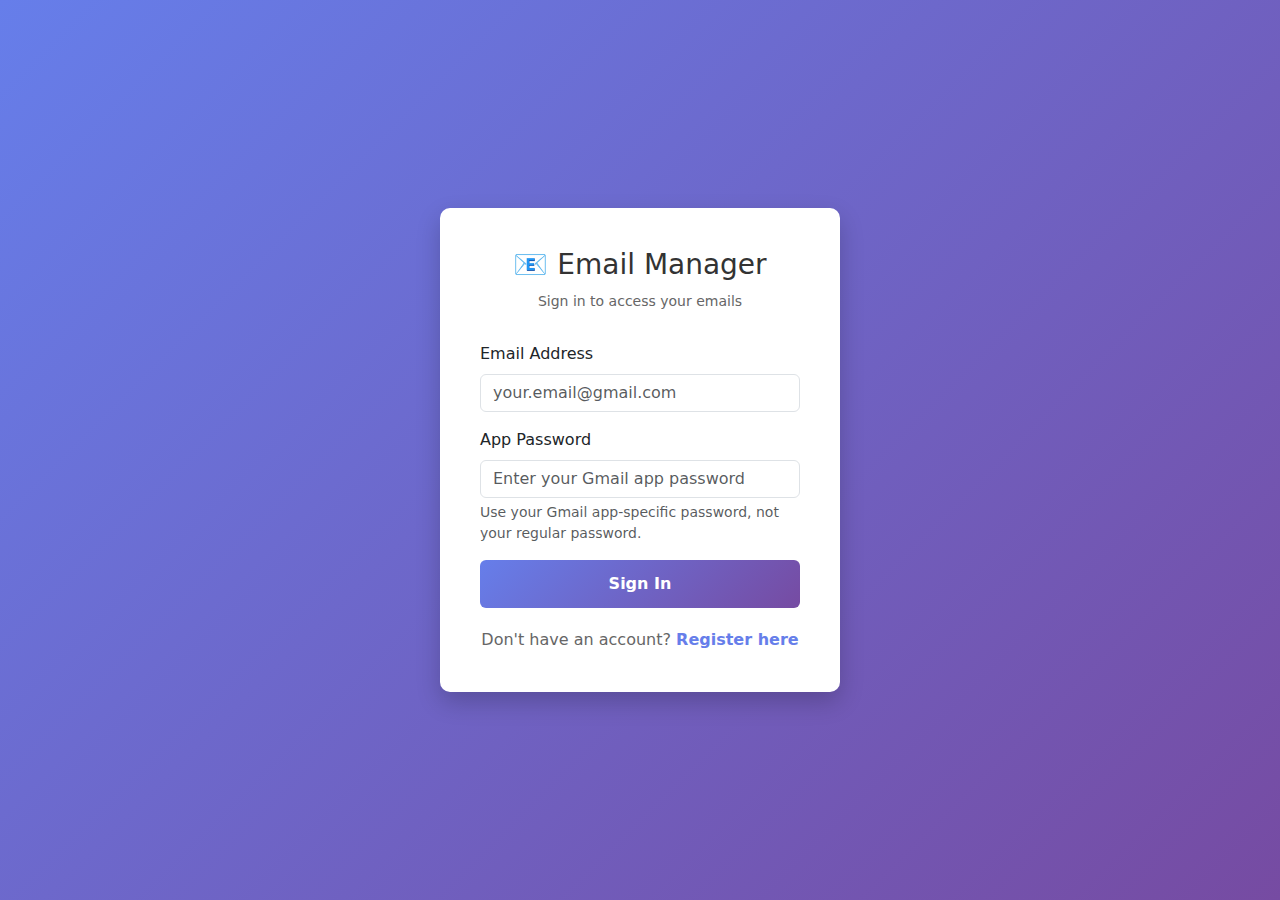
<file: Smartemailorganizer/frontend/login.html>
<!DOCTYPE html>
<html lang="en">
<head>
    <meta charset="UTF-8">
    <meta name="viewport" content="width=device-width, initial-scale=1.0">
    <title>Login - Email Manager</title>
    <link href="https://cdn.jsdelivr.net/npm/bootstrap@5.3.0/dist/css/bootstrap.min.css" rel="stylesheet">
    <style>
        body {
            background: linear-gradient(135deg, #667eea 0%, #764ba2 100%);
            min-height: 100vh;
            display: flex;
            align-items: center;
            justify-content: center;
        }
        .login-container {
            background: white;
            border-radius: 10px;
            box-shadow: 0 10px 25px rgba(0, 0, 0, 0.2);
            padding: 40px;
            max-width: 400px;
            width: 100%;
        }
        .login-header {
            text-align: center;
            margin-bottom: 30px;
        }
        .login-header h1 {
            color: #333;
            font-size: 28px;
            margin-bottom: 10px;
        }
        .login-header p {
            color: #666;
            font-size: 14px;
        }
        .btn-login {
            width: 100%;
            padding: 12px;
            font-size: 16px;
            font-weight: 600;
            background: linear-gradient(135deg, #667eea 0%, #764ba2 100%);
            border: none;
        }
        .btn-login:hover {
            background: linear-gradient(135deg, #5568d3 0%, #6a3f8f 100%);
        }
        .register-link {
            text-align: center;
            margin-top: 20px;
            color: #666;
        }
        .register-link a {
            color: #667eea;
            text-decoration: none;
            font-weight: 600;
        }
        .register-link a:hover {
            text-decoration: underline;
        }
    </style>
</head>
<body>
    <div class="login-container">
        <div class="login-header">
            <h1>📧 Email Manager</h1>
            <p>Sign in to access your emails</p>
        </div>
        
        <div id="error-message" class="alert alert-danger d-none" role="alert"></div>
        
        <form id="login-form">
            <div class="mb-3">
                <label for="email" class="form-label">Email Address</label>
                <input 
                    type="email" 
                    class="form-control" 
                    id="email" 
                    name="email"
                    placeholder="your.email@gmail.com"
                    required
                    autocomplete="email"
                >
            </div>
            
            <div class="mb-3">
                <label for="password" class="form-label">App Password</label>
                <input 
                    type="password" 
                    class="form-control" 
                    id="password" 
                    name="password"
                    placeholder="Enter your Gmail app password"
                    required
                    autocomplete="current-password"
                >
                <div class="form-text">
                    Use your Gmail app-specific password, not your regular password.
                </div>
            </div>
            
            <button type="submit" class="btn btn-primary btn-login" id="login-button">
                Sign In
            </button>
        </form>
        
        <div class="register-link">
            Don't have an account? <a href="#" id="register-link">Register here</a>
        </div>
    </div>
    
    <script src="https://cdn.jsdelivr.net/npm/bootstrap@5.3.0/dist/js/bootstrap.bundle.min.js"></script>
    <script src="login.js"></script>
</body>
</html>
</file>
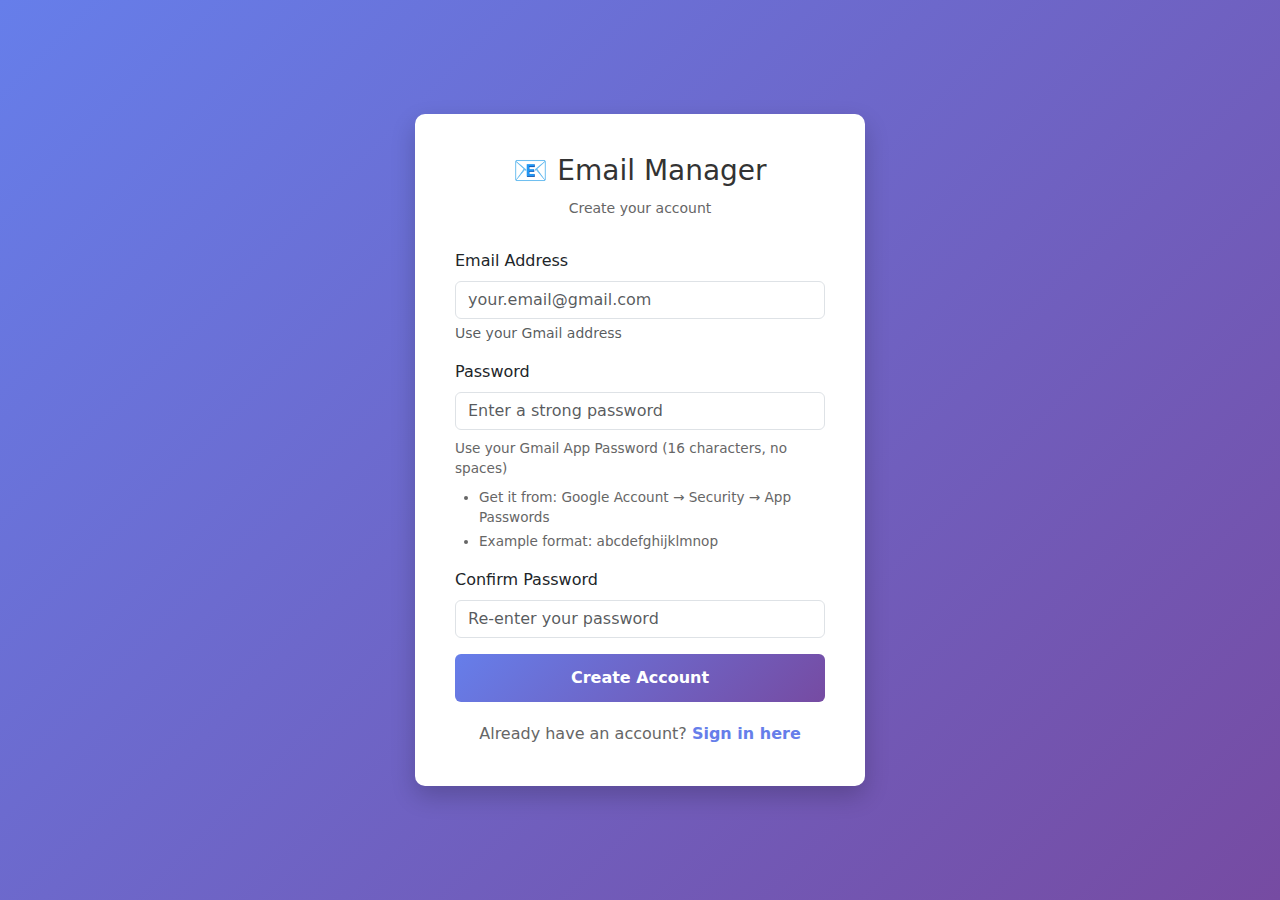
<file: Smartemailorganizer/frontend/register.html>
<!DOCTYPE html>
<html lang="en">
<head>
    <meta charset="UTF-8">
    <meta name="viewport" content="width=device-width, initial-scale=1.0">
    <title>Register - Email Manager</title>
    <link href="https://cdn.jsdelivr.net/npm/bootstrap@5.3.0/dist/css/bootstrap.min.css" rel="stylesheet">
    <style>
        body {
            background: linear-gradient(135deg, #667eea 0%, #764ba2 100%);
            min-height: 100vh;
            display: flex;
            align-items: center;
            justify-content: center;
        }
        .register-container {
            background: white;
            border-radius: 10px;
            box-shadow: 0 10px 25px rgba(0, 0, 0, 0.2);
            padding: 40px;
            max-width: 450px;
            width: 100%;
        }
        .register-header {
            text-align: center;
            margin-bottom: 30px;
        }
        .register-header h1 {
            color: #333;
            font-size: 28px;
            margin-bottom: 10px;
        }
        .register-header p {
            color: #666;
            font-size: 14px;
        }
        .btn-register {
            width: 100%;
            padding: 12px;
            font-size: 16px;
            font-weight: 600;
            background: linear-gradient(135deg, #667eea 0%, #764ba2 100%);
            border: none;
        }
        .btn-register:hover {
            background: linear-gradient(135deg, #5568d3 0%, #6a3f8f 100%);
        }
        .login-link {
            text-align: center;
            margin-top: 20px;
            color: #666;
        }
        .login-link a {
            color: #667eea;
            text-decoration: none;
            font-weight: 600;
        }
        .login-link a:hover {
            text-decoration: underline;
        }
        .password-requirements {
            font-size: 0.85rem;
            color: #666;
            margin-top: 0.5rem;
        }
        .password-requirements ul {
            margin: 0.5rem 0 0 0;
            padding-left: 1.5rem;
        }
        .password-requirements li {
            margin: 0.25rem 0;
        }
    </style>
</head>
<body>
    <div class="register-container">
        <div class="register-header">
            <h1>📧 Email Manager</h1>
            <p>Create your account</p>
        </div>
        
        <div id="message" class="alert d-none" role="alert"></div>
        
        <form id="register-form">
            <div class="mb-3">
                <label for="email" class="form-label">Email Address</label>
                <input 
                    type="email" 
                    class="form-control" 
                    id="email" 
                    name="email"
                    placeholder="your.email@gmail.com"
                    required
                    autocomplete="email"
                >
                <div class="form-text">
                    Use your Gmail address
                </div>
            </div>
            
            <div class="mb-3">
                <label for="password" class="form-label">Password</label>
                <input 
                    type="password" 
                    class="form-control" 
                    id="password" 
                    name="password"
                    placeholder="Enter a strong password"
                    required
                    autocomplete="new-password"
                >
                <div class="password-requirements">
                    Use your Gmail App Password (16 characters, no spaces)
                    <ul>
                        <li>Get it from: Google Account → Security → App Passwords</li>
                        <li>Example format: abcdefghijklmnop</li>
                    </ul>
                </div>
            </div>
            
            <div class="mb-3">
                <label for="confirm-password" class="form-label">Confirm Password</label>
                <input 
                    type="password" 
                    class="form-control" 
                    id="confirm-password" 
                    name="confirm-password"
                    placeholder="Re-enter your password"
                    required
                    autocomplete="new-password"
                >
            </div>
            
            <button type="submit" class="btn btn-primary btn-register" id="register-button">
                Create Account
            </button>
        </form>
        
        <div class="login-link">
            Already have an account? <a href="login.html">Sign in here</a>
        </div>
    </div>
    
    <script src="https://cdn.jsdelivr.net/npm/bootstrap@5.3.0/dist/js/bootstrap.bundle.min.js"></script>
    <script src="register.js"></script>
</body>
</html>
</file>
